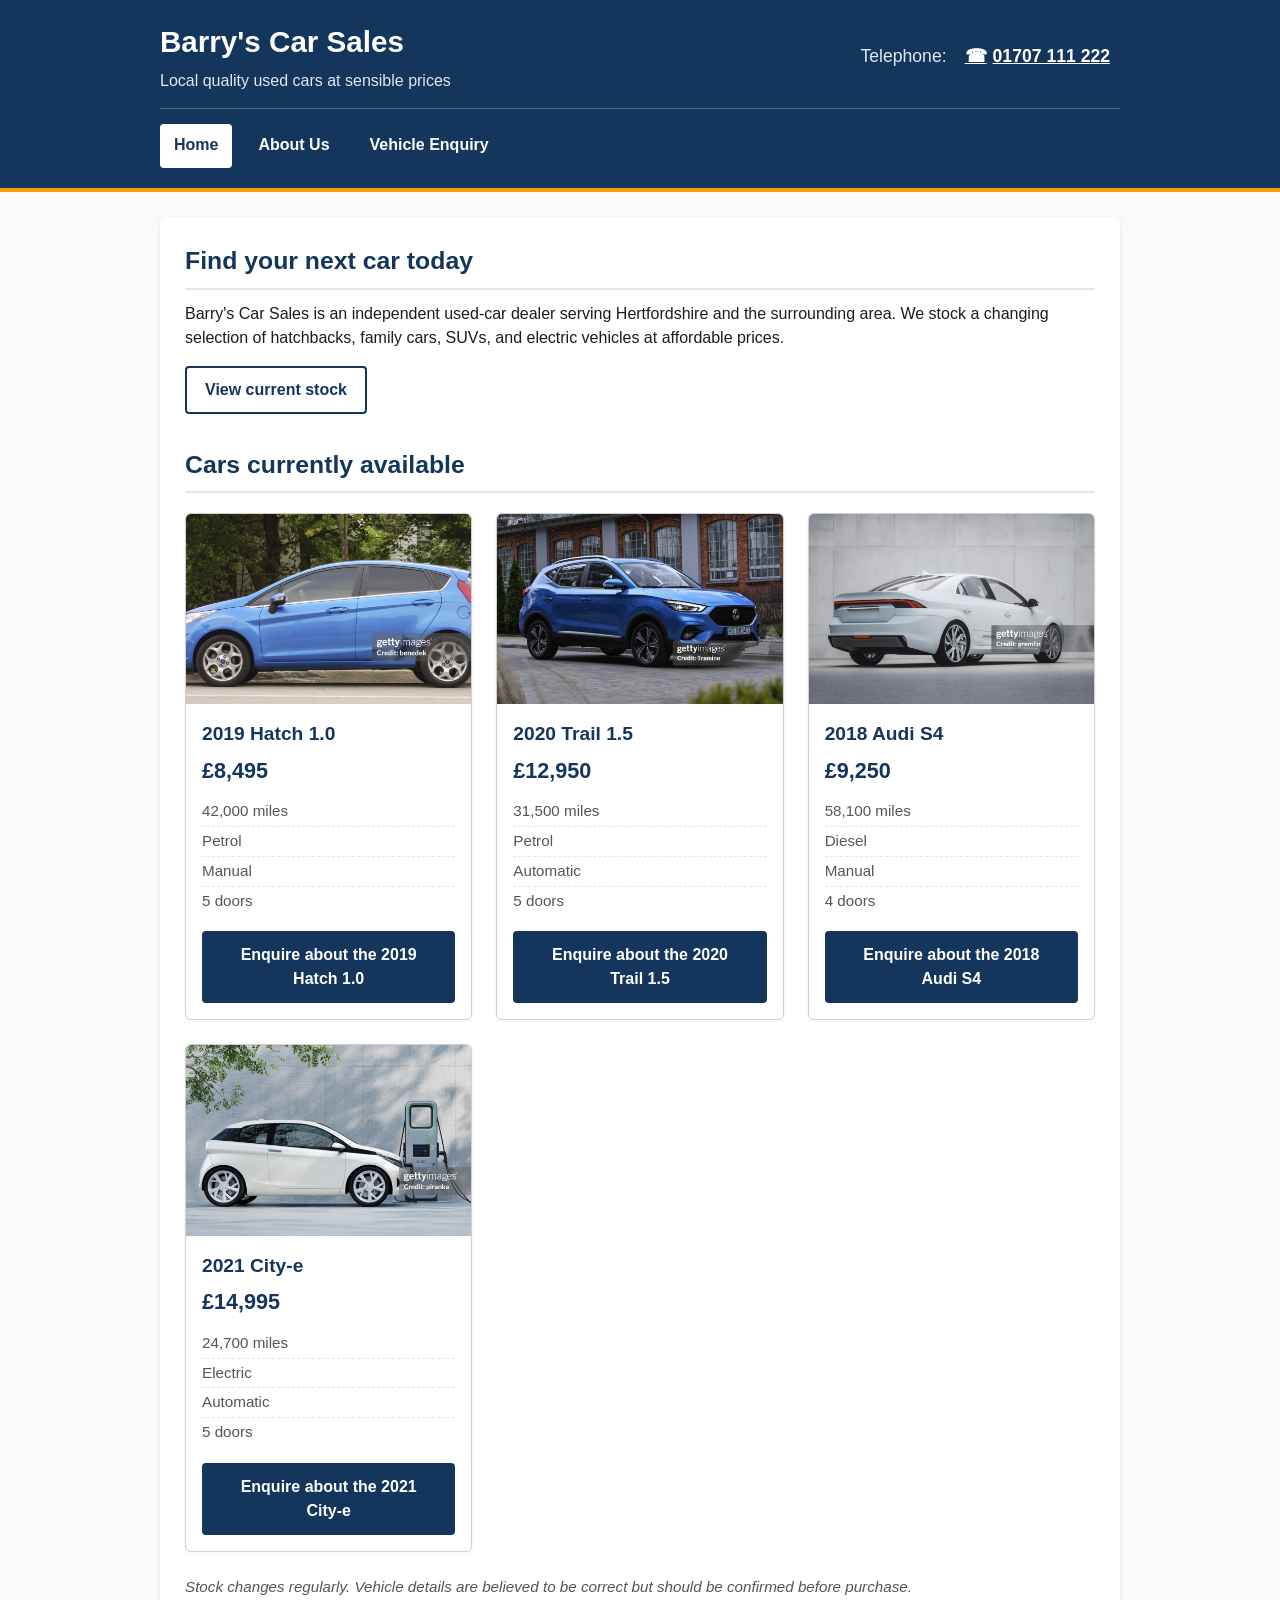
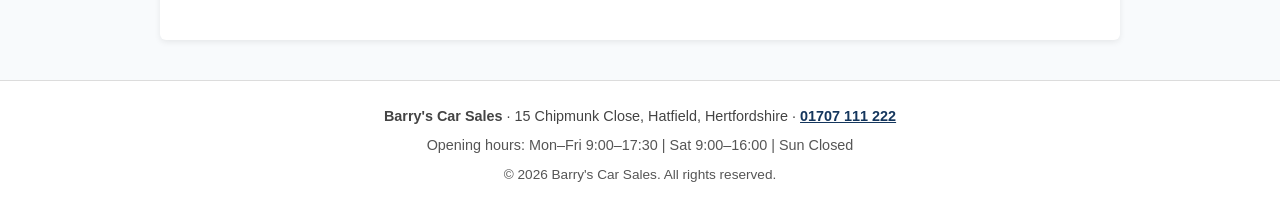
<file: index.html>
<!DOCTYPE html>
<html lang="en">
<head>
    <meta charset="utf-8">
    <meta name="viewport" content="width=device-width, initial-scale=1.0">
    <meta name="description" content="Barry's Car Sales - Used car dealer in Hatfield, Hertfordshire stocking hatchbacks, SUVs, saloons, and electric cars.">
    <title>Barry's Car Sales - Quality Used Cars in Hertfordshire</title>
    <link rel="stylesheet" href="styles.css">
    <script src="script.js" defer></script>
</head>
<body>
    <!-- Skip link -->
    <a href="#main-content" class="skip-link">Skip to main content</a>

    <header class="site-header" role="banner">
        <div class="header-container">
            <div class="brand-group">
                <h1 class="site-title">Barry's Car Sales</h1>
                <p class="site-tagline">Local quality used cars at sensible prices</p>
            </div>
            <div class="header-contact">
                <span class="contact-label">Telephone:</span>
                <a href="tel:01707111222" class="phone-link" aria-label="Call Barry's Car Sales on 01707 111 222">
                    <span aria-hidden="true">&#9742;</span> 01707 111 222
                </a>
            </div>
        </div>
        <nav class="site-nav" aria-label="Main Navigation">
            <ul class="nav-list">
                <li><a href="index.html" class="nav-link active" aria-current="page">Home</a></li>
                <li><a href="about.html" class="nav-link">About Us</a></li>
                <li><a href="enquiry.html" class="nav-link">Vehicle Enquiry</a></li>
            </ul>
        </nav>
    </header>

    <main id="main-content" class="main-content" tabindex="-1">
        <!-- Hero intro -->
        <section class="hero-section" aria-labelledby="hero-heading">
            <h2 id="hero-heading">Find your next car today</h2>
            <p>Barry's Car Sales is an independent used-car dealer serving Hertfordshire and the surrounding area. We stock a changing selection of hatchbacks, family cars, SUVs, and electric vehicles at affordable prices.</p>
            <a href="#cars-stock" class="btn btn-secondary">View current stock</a>
        </section>

        <!-- Available vehicles -->
        <section class="stock-section" aria-labelledby="cars-stock">
            <h2 id="cars-stock">Cars currently available</h2>
            
            <div class="car-grid">
                <!-- Vehicle 1: Hatchback -->
                <article class="car-card">
                    <div class="car-image-container">
                        <img src="hatchback.jpg" alt="Blue 2019 Hatch 1.0 five-door hatchback" width="300" height="200" loading="lazy">
                    </div>
                    <div class="car-details">
                        <h3>2019 Hatch 1.0</h3>
                        <p class="car-price">£8,495</p>
                        <ul class="specs-list" aria-label="Specifications for 2019 Hatch 1.0">
                            <li>42,000 miles</li>
                            <li>Petrol</li>
                            <li>Manual</li>
                            <li>5 doors</li>
                        </ul>
                        <a href="enquiry.html?car=2019+Hatch+1.0" class="btn btn-primary">Enquire about the 2019 Hatch 1.0</a>
                    </div>
                </article>

                <!-- Vehicle 2: SUV -->
                <article class="car-card">
                    <div class="car-image-container">
                        <img src="suv.jpg" alt="Blue 2020 Trail 1.5 compact SUV" width="300" height="200" loading="lazy">
                    </div>
                    <div class="car-details">
                        <h3>2020 Trail 1.5</h3>
                        <p class="car-price">£12,950</p>
                        <ul class="specs-list" aria-label="Specifications for 2020 Trail 1.5">
                            <li>31,500 miles</li>
                            <li>Petrol</li>
                            <li>Automatic</li>
                            <li>5 doors</li>
                        </ul>
                        <a href="enquiry.html?car=2020+Trail+1.5" class="btn btn-primary">Enquire about the 2020 Trail 1.5</a>
                    </div>
                </article>

                <!-- Vehicle 3: Saloon -->
                <article class="car-card">
                    <div class="car-image-container">
                        <img src="saloon.jpg" alt="Silver 2018 Audi S4 executive four-door saloon" width="300" height="200" loading="lazy">
                    </div>
                    <div class="car-details">
                        <h3>2018 Audi S4</h3>
                        <p class="car-price">£9,250</p>
                        <ul class="specs-list" aria-label="Specifications for 2018 Audi S4">
                            <li>58,100 miles</li>
                            <li>Diesel</li>
                            <li>Manual</li>
                            <li>4 doors</li>
                        </ul>
                        <a href="enquiry.html?car=2018+Audi+S4" class="btn btn-primary">Enquire about the 2018 Audi S4</a>
                    </div>
                </article>

                <!-- Vehicle 4: Electric -->
                <article class="car-card">
                    <div class="car-image-container">
                        <img src="electric.jpg" alt="White 2021 City-e zero-emission electric car charging" width="300" height="200" loading="lazy">
                    </div>
                    <div class="car-details">
                        <h3>2021 City-e</h3>
                        <p class="car-price">£14,995</p>
                        <ul class="specs-list" aria-label="Specifications for 2021 City-e">
                            <li>24,700 miles</li>
                            <li>Electric</li>
                            <li>Automatic</li>
                            <li>5 doors</li>
                        </ul>
                        <a href="enquiry.html?car=2021+City-e" class="btn btn-primary">Enquire about the 2021 City-e</a>
                    </div>
                </article>
            </div>
            
            <p class="stock-disclaimer">Stock changes regularly. Vehicle details are believed to be correct but should be confirmed before purchase.</p>
        </section>
    </main>

    <footer class="site-footer" role="contentinfo">
        <div class="footer-container">
            <p class="footer-address">
                <strong>Barry's Car Sales</strong> &middot; 15 Chipmunk Close, Hatfield, Hertfordshire &middot; 
                <a href="tel:01707111222">01707 111 222</a>
            </p>
            <p class="footer-hours">Opening hours: Mon&ndash;Fri 9:00&ndash;17:30 | Sat 9:00&ndash;16:00 | Sun Closed</p>
            <p class="footer-copy">&copy; 2026 Barry's Car Sales. All rights reserved.</p>
        </div>
    </footer>
</body>
</html>
</file>
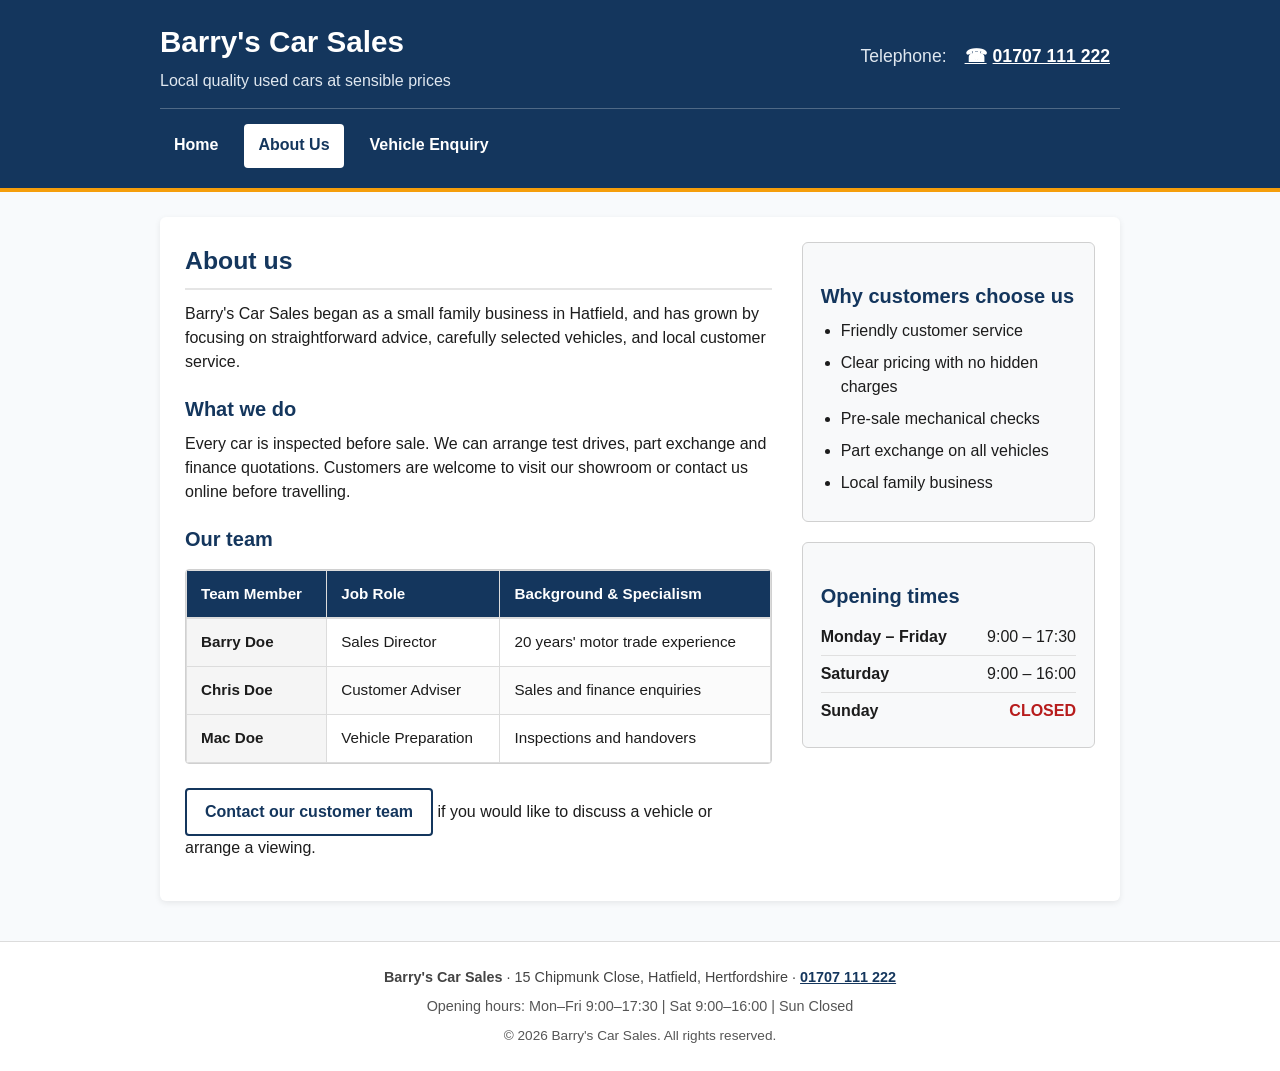
<file: about.html>
<!DOCTYPE html>
<html lang="en">
<head>
    <meta charset="utf-8">
    <meta name="viewport" content="width=device-width, initial-scale=1.0">
    <meta name="description" content="About Barry's Car Sales in Hatfield, Hertfordshire: team details, services, and showroom opening times.">
    <title>About Us - Barry's Car Sales</title>
    <link rel="stylesheet" href="styles.css">
    <script src="script.js" defer></script>
</head>
<body>
    <!-- Skip link -->
    <a href="#main-content" class="skip-link">Skip to main content</a>

    <header class="site-header" role="banner">
        <div class="header-container">
            <div class="brand-group">
                <h1 class="site-title">Barry's Car Sales</h1>
                <p class="site-tagline">Local quality used cars at sensible prices</p>
            </div>
            <div class="header-contact">
                <span class="contact-label">Telephone:</span>
                <a href="tel:01707111222" class="phone-link" aria-label="Call Barry's Car Sales on 01707 111 222">
                    <span aria-hidden="true">&#9742;</span> 01707 111 222
                </a>
            </div>
        </div>
        
        <nav class="site-nav" aria-label="Main Navigation">
            <ul class="nav-list">
                <li><a href="index.html" class="nav-link">Home</a></li>
                <li><a href="about.html" class="nav-link active" aria-current="page">About Us</a></li>
                <li><a href="enquiry.html" class="nav-link">Vehicle Enquiry</a></li>
            </ul>
        </nav>
    </header>

    <main id="main-content" class="main-content" tabindex="-1">
        <div class="content-layout">
            <div class="primary-column">
                <section aria-labelledby="about-heading">
                    <h2 id="about-heading">About us</h2>
                    <p>Barry's Car Sales began as a small family business in Hatfield, and has grown by focusing on straightforward advice, carefully selected vehicles, and local customer service.</p>

                    <h3>What we do</h3>
                    <p>Every car is inspected before sale. We can arrange test drives, part exchange and finance quotations. Customers are welcome to visit our showroom or contact us online before travelling.</p>

                    <h3 id="team-heading">Our team</h3>
                    <!-- Team table -->
                    <div class="table-responsive" tabindex="0" role="region" aria-labelledby="team-heading">
                        <table class="team-table">
                            <caption class="sr-only">Members of Barry's Car Sales team, their roles, and industry experience</caption>
                            <thead>
                                <tr>
                                    <th scope="col">Team Member</th>
                                    <th scope="col">Job Role</th>
                                    <th scope="col">Background & Specialism</th>
                                </tr>
                            </thead>
                            <tbody>
                                <tr>
                                    <th scope="row">Barry Doe</th>
                                    <td>Sales Director</td>
                                    <td>20 years' motor trade experience</td>
                                </tr>
                                <tr>
                                    <th scope="row">Chris Doe</th>
                                    <td>Customer Adviser</td>
                                    <td>Sales and finance enquiries</td>
                                </tr>
                                <tr>
                                    <th scope="row">Mac Doe</th>
                                    <td>Vehicle Preparation</td>
                                    <td>Inspections and handovers</td>
                                </tr>
                            </tbody>
                        </table>
                    </div>

                    <p class="cta-contact">
                        <a href="enquiry.html" class="btn btn-secondary">Contact our customer team</a> if you would like to discuss a vehicle or arrange a viewing.
                    </p>
                </section>
            </div>

            <div class="secondary-column">
                <!-- Customer benefits -->
                <aside class="benefits-panel" aria-labelledby="why-us-heading">
                    <h3 id="why-us-heading">Why customers choose us</h3>
                    <ul class="features-list">
                        <li>Friendly customer service</li>
                        <li>Clear pricing with no hidden charges</li>
                        <li>Pre-sale mechanical checks</li>
                        <li>Part exchange on all vehicles</li>
                        <li>Local family business</li>
                    </ul>
                </aside>

                <!-- Opening hours -->
                <section class="hours-panel" aria-labelledby="hours-heading">
                    <h3 id="hours-heading">Opening times</h3>
                    <dl class="hours-list">
                        <div class="hours-row">
                            <dt>Monday &ndash; Friday</dt>
                            <dd>9:00 &ndash; 17:30</dd>
                        </div>
                        <div class="hours-row">
                            <dt>Saturday</dt>
                            <dd>9:00 &ndash; 16:00</dd>
                        </div>
                        <div class="hours-row closed">
                            <dt>Sunday</dt>
                            <dd><strong>CLOSED</strong></dd>
                        </div>
                    </dl>
                </section>
            </div>
        </div>
    </main>

    <footer class="site-footer" role="contentinfo">
        <div class="footer-container">
            <p class="footer-address">
                <strong>Barry's Car Sales</strong> &middot; 15 Chipmunk Close, Hatfield, Hertfordshire &middot; 
                <a href="tel:01707111222">01707 111 222</a>
            </p>
            <p class="footer-hours">Opening hours: Mon&ndash;Fri 9:00&ndash;17:30 | Sat 9:00&ndash;16:00 | Sun Closed</p>
            <p class="footer-copy">&copy; 2026 Barry's Car Sales. All rights reserved.</p>
        </div>
    </footer>
</body>
</html>
</file>
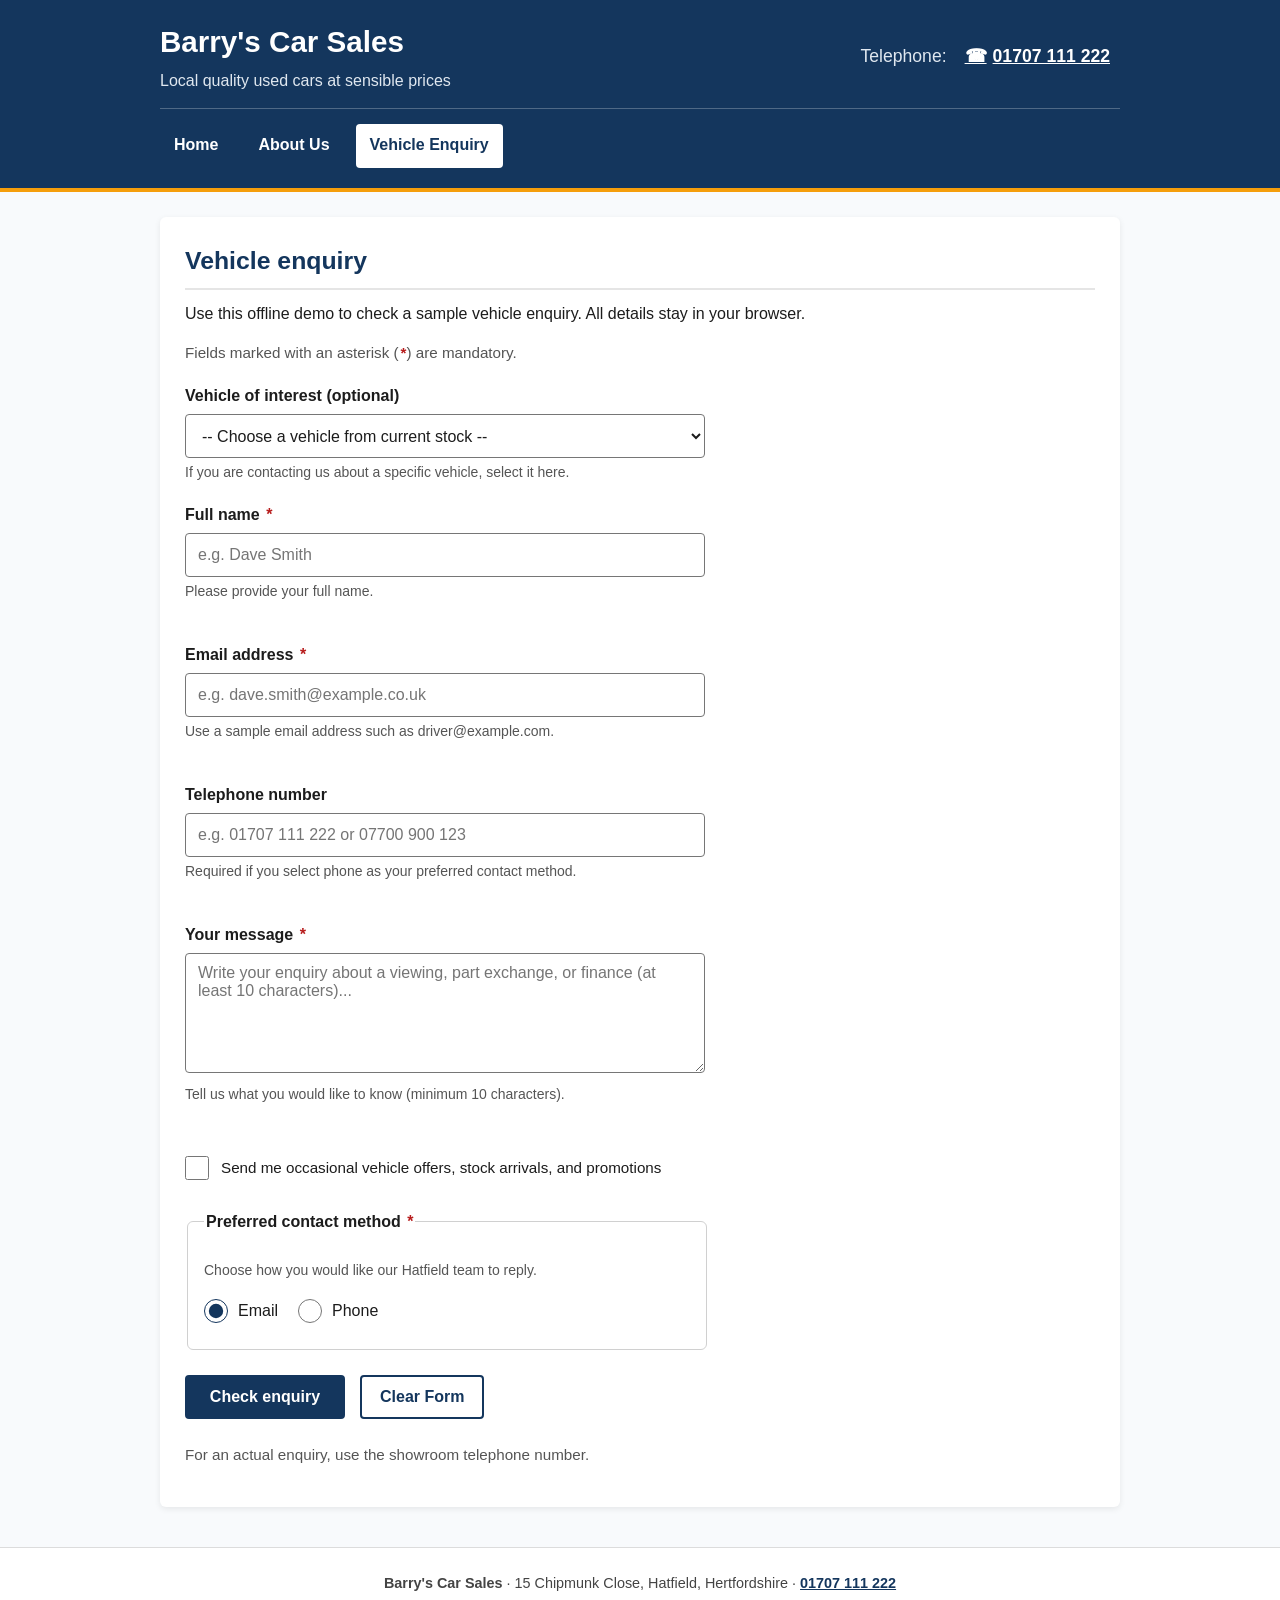
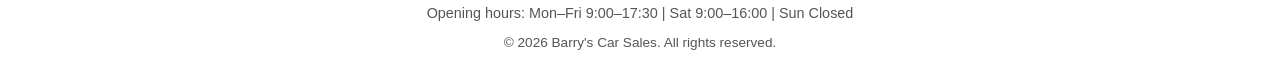
<file: enquiry.html>
<!DOCTYPE html>
<html lang="en">
<head>
    <meta charset="utf-8">
    <meta name="viewport" content="width=device-width, initial-scale=1.0">
    <meta name="description" content="Vehicle enquiry form and showroom contact number for Barry's Car Sales in Hatfield.">
    <title>Vehicle Enquiry - Barry's Car Sales</title>
    <link rel="stylesheet" href="styles.css">
    <script src="script.js" defer></script>
</head>
<body>
    <!-- Skip link -->
    <a href="#main-content" class="skip-link">Skip to main content</a>

    <header class="site-header" role="banner">
        <div class="header-container">
            <div class="brand-group">
                <h1 class="site-title">Barry's Car Sales</h1>
                <p class="site-tagline">Local quality used cars at sensible prices</p>
            </div>
            <div class="header-contact">
                <span class="contact-label">Telephone:</span>
                <a href="tel:01707111222" class="phone-link" aria-label="Call Barry's Car Sales on 01707 111 222">
                    <span aria-hidden="true">&#9742;</span> 01707 111 222
                </a>
            </div>
        </div>
        
        <nav class="site-nav" aria-label="Main Navigation">
            <ul class="nav-list">
                <li><a href="index.html" class="nav-link">Home</a></li>
                <li><a href="about.html" class="nav-link">About Us</a></li>
                <li><a href="enquiry.html" class="nav-link active" aria-current="page">Vehicle Enquiry</a></li>
            </ul>
        </nav>
    </header>

    <main id="main-content" class="main-content" tabindex="-1">
        <section class="form-section" aria-labelledby="enquiry-heading">
            <h2 id="enquiry-heading">Vehicle enquiry</h2>
            <p>Use this offline demo to check a sample vehicle enquiry. All details stay in your browser.</p>

            <p class="required-note">
                Fields marked with an asterisk (<span class="required-mark" aria-hidden="true">*</span>) are mandatory.
            </p>

            <!-- Error summary -->
            <div id="error-summary" class="error-summary" role="alert" aria-labelledby="error-summary-title" tabindex="-1" hidden>
                <h3 id="error-summary-title">Please correct the following errors before submitting:</h3>
                <ul id="error-list" class="error-list"></ul>
            </div>

            <!-- Success message -->
            <div id="submission-success" class="submission-success" role="status" aria-live="polite" tabindex="-1" hidden>
                <h3>Enquiry checked</h3>
                <p id="success-feedback-text">Your sample enquiry passed the form checks.</p>
                <button type="button" class="btn btn-secondary" id="btn-reset-form" style="margin-top: 1rem;">Send another enquiry</button>
            </div>

            <!-- No-JS fallback -->
            <noscript>
                <style>
                    #enquiry-form { display: none !important; }
                </style>
                <div class="noscript-notice" role="region" aria-label="JavaScript requirement notice">
                    <p><strong>JavaScript is off:</strong> Because this coursework demo has no backend server, the offline validation check needs JavaScript enabled in your browser.</p>
                    <p>To ask about a car, book a viewing, or discuss part exchange, call our showroom on <a href="tel:01707111222">01707 111 222</a> instead.</p>
                </div>
            </noscript>

            <form id="enquiry-form" action="#" method="post">
                <div class="form-group" id="group-car">
                    <label for="car" class="form-label">Vehicle of interest (optional)</label>
                    <select id="car" name="car" class="form-control" aria-describedby="car-help">
                        <option value="">-- Choose a vehicle from current stock --</option>
                        <option value="2019 Hatch 1.0">2019 Hatch 1.0 (&pound;8,495)</option>
                        <option value="2020 Trail 1.5">2020 Trail 1.5 (&pound;12,950)</option>
                        <option value="2018 Audi S4">2018 Audi S4 (&pound;9,250)</option>
                        <option value="2021 City-e">2021 City-e (&pound;14,995)</option>
                        <option value="general">Other / General enquiry</option>
                    </select>
                    <span id="car-help" class="field-hint">If you are contacting us about a specific vehicle, select it here.</span>
                </div>

                <div class="form-group" id="group-name">
                    <label for="full-name" class="form-label">
                        Full name <span class="required-mark" aria-hidden="true">*</span>
                        <span class="sr-only">(required)</span>
                    </label>
                    <input type="text" id="full-name" name="name" class="form-control" autocomplete="name" required aria-required="true" aria-describedby="name-hint name-error" placeholder="e.g. Dave Smith">
                    <span id="name-hint" class="field-hint">Please provide your full name.</span>
                    <span id="name-error" class="field-error"></span>
                </div>

                <div class="form-group" id="group-email">
                    <label for="email" class="form-label">
                        Email address <span class="required-mark" aria-hidden="true">*</span>
                        <span class="sr-only">(required)</span>
                    </label>
                    <input type="email" id="email" name="email" class="form-control" autocomplete="email" required aria-required="true" aria-describedby="email-hint email-error" placeholder="e.g. dave.smith@example.co.uk">
                    <span id="email-hint" class="field-hint">Use a sample email address such as driver@example.com.</span>
                    <span id="email-error" class="field-error"></span>
                </div>

                <div class="form-group" id="group-phone">
                    <label for="phone" class="form-label" id="phone-label">
                        Telephone number
                        <span id="phone-required-indicator" class="phone-required-indicator" style="display: none;">
                            <span class="required-mark" aria-hidden="true">*</span>
                            <span class="sr-only">(required)</span>
                        </span>
                    </label>
                    <input type="tel" id="phone" name="phone" class="form-control" autocomplete="tel" aria-describedby="phone-hint phone-error" placeholder="e.g. 01707 111 222 or 07700 900 123">
                    <span id="phone-hint" class="field-hint">Required if you select phone as your preferred contact method.</span>
                    <span id="phone-error" class="field-error"></span>
                </div>

                <div class="form-group" id="group-message">
                    <label for="message" class="form-label">
                        Your message <span class="required-mark" aria-hidden="true">*</span>
                        <span class="sr-only">(required)</span>
                    </label>
                    <textarea id="message" name="message" class="form-control form-textarea" rows="5" required aria-required="true" aria-describedby="message-hint message-error" placeholder="Write your enquiry about a viewing, part exchange, or finance (at least 10 characters)..."></textarea>
                    <span id="message-hint" class="field-hint">Tell us what you would like to know (minimum 10 characters).</span>
                    <span id="message-error" class="field-error"></span>
                </div>

                <div class="form-group checkbox-group">
                    <div class="checkbox-container">
                        <input type="checkbox" id="updates" name="updates" value="yes" class="form-checkbox">
                        <label for="updates" class="checkbox-label">Send me occasional vehicle offers, stock arrivals, and promotions</label>
                    </div>
                </div>

                <fieldset class="form-group fieldset-contact" id="group-contact" aria-describedby="contact-method-hint">
                    <legend class="form-label legend-label">
                        Preferred contact method <span class="required-mark" aria-hidden="true">*</span>
                        <span class="sr-only">(required)</span>
                    </legend>
                    <span id="contact-method-hint" class="field-hint">Choose how you would like our Hatfield team to reply.</span>
                    <div class="radio-group">
                        <div class="radio-option">
                            <input type="radio" id="contact-email" name="contact" value="email" class="form-radio" checked>
                            <label for="contact-email" class="radio-label">Email</label>
                        </div>
                        <div class="radio-option">
                            <input type="radio" id="contact-phone" name="contact" value="phone" class="form-radio">
                            <label for="contact-phone" class="radio-label">Phone</label>
                        </div>
                    </div>
                </fieldset>

                <div class="form-actions">
                    <button type="submit" class="btn btn-primary btn-submit">Check enquiry</button>
                    <button type="reset" class="btn btn-secondary btn-reset">Clear Form</button>
                </div>
            </form>

            <p class="response-note">For an actual enquiry, use the showroom telephone number.</p>
        </section>
    </main>

    <footer class="site-footer" role="contentinfo">
        <div class="footer-container">
            <p class="footer-address">
                <strong>Barry's Car Sales</strong> &middot; 15 Chipmunk Close, Hatfield, Hertfordshire &middot; 
                <a href="tel:01707111222">01707 111 222</a>
            </p>
            <p class="footer-hours">Opening hours: Mon&ndash;Fri 9:00&ndash;17:30 | Sat 9:00&ndash;16:00 | Sun Closed</p>
            <p class="footer-copy">&copy; 2026 Barry's Car Sales. All rights reserved.</p>
        </div>
    </footer>
</body>
</html>
</file>
<file: styles.css>
/* colour variables and base reset */
:root {
    --primary-color: #14365d;
    --primary-hover: #0c233d;
    --primary-focus: #14365d;
    --accent-color: #f59e0b;
    --text-color: #1c1c1c;
    --text-muted: #555555;
    --bg-page: #f8fafc;
    --bg-surface: #ffffff;
    --border-color: #767676;
    --border-subtle: #d0d0d0;
    --error-color: #b71c1c;
    --error-bg: #ffebee;
    --success-color: #1b5e20;
    --success-bg: #e8f5e9;
    --font-stack: Arial, "Helvetica Neue", Helvetica, sans-serif;
    --touch-target: 44px;
}

*, *::before, *::after {
    box-sizing: border-box;
}

html {
    font-size: 100%; /* keep browser zoom scaling */
    scroll-behavior: smooth;
}

body {
    font-family: var(--font-stack);
    font-size: 1rem;
    line-height: 1.5;
    color: var(--text-color);
    background-color: var(--bg-page);
    margin: 0;
    padding: 0;
}

/* skip link */
.skip-link {
    position: absolute;
    top: -999px;
    left: 20px;
    background: #000000;
    color: #ffffff;
    padding: 12px 18px;
    font-size: 1rem;
    font-weight: bold;
    text-decoration: underline;
    z-index: 10000;
    border: 3px solid #ffffff;
    outline: 3px solid var(--primary-color);
    border-radius: 4px;
}

.skip-link:focus {
    top: 15px;
}

/* sr-only helper */
.sr-only {
    position: absolute !important;
    width: 1px !important;
    height: 1px !important;
    padding: 0 !important;
    margin: -1px !important;
    overflow: hidden !important;
    clip: rect(0, 0, 0, 0) !important;
    white-space: nowrap !important;
    border: 0 !important;
}

/* keyboard focus ring */
:focus-visible {
    outline: 3px solid #172e47 !important;
    box-shadow: 0 0 0 3px #fff !important;
    outline-offset: 3px !important;
}

/* header layout */
.site-header {
    background: var(--primary-color);
    color: #ffffff;
    padding: 20px;
    border-bottom: 4px solid var(--accent-color);
}

.header-container {
    max-width: 960px;
    margin: 0 auto;
    display: flex;
    flex-wrap: wrap;
    justify-content: space-between;
    align-items: center;
    gap: 15px;
}

.brand-group {
    flex: 1 1 300px;
}

.site-title {
    margin: 0;
    font-size: 1.85rem;
    font-weight: bold;
    color: #ffffff;
}

.site-tagline {
    margin: 5px 0 0 0;
    font-size: 1rem;
    color: #e0e8f0;
}

.header-contact {
    display: flex;
    align-items: center;
    gap: 8px;
    font-size: 1.1rem;
}

.contact-label {
    color: #e0e8f0;
}

.phone-link {
    color: #ffffff;
    font-weight: bold;
    text-decoration: underline;
    padding: 6px 10px;
    border-radius: 4px;
    display: inline-flex;
    align-items: center;
    gap: 6px;
    min-height: var(--touch-target);
}

.phone-link:hover, .phone-link:focus {
    background: rgba(255, 255, 255, 0.15);
    text-decoration: none;
}

/* nav links */
.site-nav {
    max-width: 960px;
    margin: 15px auto 0 auto;
    border-top: 1px solid rgba(255, 255, 255, 0.25);
    padding-top: 15px;
}

.nav-list {
    list-style: none;
    margin: 0;
    padding: 0;
    display: flex;
    flex-wrap: wrap;
    gap: 12px;
}

.nav-link {
    color: #ffffff;
    text-decoration: none;
    font-weight: 600;
    padding: 8px 14px;
    border-radius: 4px;
    display: inline-block;
    min-height: var(--touch-target);
    line-height: 1.6;
}

.nav-link:hover {
    background: rgba(255, 255, 255, 0.2);
    text-decoration: underline;
}

/* active nav tab */
.nav-link.active {
    background: #ffffff;
    color: var(--primary-color);
    text-decoration: none;
}

/* page container */
.main-content {
    max-width: 960px;
    width: calc(100% - 30px);
    margin: 25px auto;
    padding: 25px;
    background: var(--bg-surface);
    border-radius: 6px;
    box-shadow: 0 2px 6px rgba(0, 0, 0, 0.08);
}

.main-content:focus {
    outline: 3px solid var(--primary-color);
    outline-offset: -3px;
}

.main-content:focus:not(:focus-visible) {
    outline: none;
}

h2 {
    color: var(--primary-color);
    font-size: 1.55rem;
    margin-top: 0;
    margin-bottom: 0.75rem;
    border-bottom: 2px solid #e5e5e5;
    padding-bottom: 8px;
}

h3 {
    color: var(--primary-color);
    font-size: 1.25rem;
    margin-top: 1.25rem;
    margin-bottom: 0.5rem;
}

p {
    margin-top: 0;
    margin-bottom: 1rem;
}

/* buttons */
.btn {
    display: inline-block;
    padding: 10px 18px;
    font-family: inherit;
    font-size: 1rem;
    font-weight: 600;
    text-align: center;
    text-decoration: none;
    border-radius: 4px;
    cursor: pointer;
    border: 2px solid transparent;
    min-height: var(--touch-target);
    min-width: var(--touch-target);
    transition: background-color 0.15s ease-in-out, border-color 0.15s ease-in-out;
}

.btn-primary {
    background-color: var(--primary-color);
    color: #ffffff;
    border-color: var(--primary-color);
}

.btn-primary:hover {
    background-color: var(--primary-hover);
    border-color: var(--primary-hover);
}

.btn-secondary {
    background-color: #ffffff;
    color: var(--primary-color);
    border-color: var(--primary-color);
}

.btn-secondary:hover {
    background-color: #f0f4f9;
}

/* car cards grid */
.stock-section {
    margin-top: 2rem;
}

.car-grid {
    display: grid;
    grid-template-columns: repeat(auto-fill, minmax(260px, 1fr));
    gap: 24px;
    margin-top: 1.25rem;
    margin-bottom: 1.5rem;
}

.car-card {
    background: #ffffff;
    border: 1px solid var(--border-subtle);
    border-radius: 6px;
    overflow: hidden;
    display: flex;
    flex-direction: column;
    box-shadow: 0 1px 4px rgba(0, 0, 0, 0.05);
    transition: transform 0.15s ease, box-shadow 0.15s ease;
}

.car-card:hover {
    box-shadow: 0 4px 12px rgba(0, 0, 0, 0.12);
}

.car-image-container {
    width: 100%;
    background-color: #f8f8f8;
    aspect-ratio: 3 / 2;
    overflow: hidden;
}

.car-card img {
    width: 100%;
    height: 100%;
    object-fit: cover;
    display: block;
}

.car-details {
    padding: 16px;
    display: flex;
    flex-direction: column;
    flex-grow: 1;
}

.car-details h3 {
    margin: 0 0 6px 0;
    font-size: 1.2rem;
}

.car-price {
    font-size: 1.35rem;
    font-weight: bold;
    color: var(--primary-color);
    margin: 0 0 10px 0;
}

.specs-list {
    list-style: none;
    margin: 0 0 16px 0;
    padding: 0;
    color: var(--text-muted);
    font-size: 0.95rem;
    flex-grow: 1;
}

.specs-list li {
    padding: 3px 0;
    border-bottom: 1px dashed #e5e5e5;
}

.specs-list li:last-child {
    border-bottom: none;
}

.car-details .btn {
    width: 100%;
    margin-top: auto;
}

.stock-disclaimer {
    font-style: italic;
    color: var(--text-muted);
    font-size: 0.95rem;
    margin-top: 1rem;
}

/* about columns */
.content-layout {
    display: grid;
    grid-template-columns: 2fr 1fr;
    gap: 30px;
}

@media (max-width: 768px) {
    .content-layout {
        grid-template-columns: minmax(0, 1fr);
    }
}

.benefits-panel, .hours-panel {
    background: #f8f9fa;
    border: 1px solid var(--border-subtle);
    border-radius: 6px;
    padding: 18px;
    margin-bottom: 20px;
}

.features-list {
    margin: 0;
    padding-left: 20px;
}

.features-list li {
    margin-bottom: 8px;
}

.hours-list {
    margin: 0;
}

.hours-row {
    display: flex;
    justify-content: space-between;
    padding: 6px 0;
    border-bottom: 1px solid #e0e0e0;
}

.hours-row:last-child {
    border-bottom: none;
}

.hours-row dt {
    font-weight: 600;
}

.hours-row dd {
    margin: 0;
}

.hours-row.closed dd {
    color: var(--error-color);
}

/* team table */
.table-responsive {
    overflow-x: auto;
    margin: 15px 0 20px 0;
    border: 1px solid var(--border-subtle);
    border-radius: 4px;
}

.table-responsive:focus-visible {
    outline: 3px solid var(--primary-color) !important;
    box-shadow: 0 0 0 3px #ffffff !important;
    outline-offset: 2px !important;
}

.team-table {
    width: 100%;
    border-collapse: collapse;
    font-size: 0.95rem;
    text-align: left;
}

.team-table th, .team-table td {
    padding: 12px 14px;
    border: 1px solid #dcdcdc;
}

.team-table thead th {
    background-color: var(--primary-color);
    color: #ffffff;
    font-weight: 600;
}

.team-table tbody tr:nth-child(even) {
    background-color: #fbfbfb;
}

.team-table tbody th {
    background-color: #f5f5f5;
    font-weight: 600;
}

.cta-contact {
    margin-top: 1.5rem;
}

/* enquiry form */
.required-note {
    font-size: 0.95rem;
    color: var(--text-muted);
    margin-bottom: 1.25rem;
}

.required-mark {
    color: var(--error-color);
    font-weight: bold;
    margin-left: 2px;
}

/* no-js notice */
.noscript-notice {
    background-color: #fff8e1;
    border: 2px solid #b58105;
    border-radius: 6px;
    padding: 18px;
    margin-bottom: 24px;
    color: var(--text-color);
}

.noscript-notice p {
    margin: 0 0 10px 0;
    line-height: 1.5;
}

.noscript-notice p:last-child {
    margin-bottom: 0;
}

.noscript-notice a {
    color: var(--primary-color);
    font-weight: bold;
    text-decoration: underline;
}

/* error and confirmation alerts */
.error-summary {
    background-color: var(--error-bg);
    border: 3px solid var(--error-color);
    border-radius: 6px;
    padding: 18px;
    margin-bottom: 24px;
}

.error-summary h3 {
    color: var(--error-color);
    margin: 0 0 10px 0;
    font-size: 1.15rem;
}

.error-list {
    margin: 0;
    padding-left: 24px;
    color: var(--error-color);
}

.error-list li {
    margin-bottom: 6px;
}

.error-list a {
    color: var(--error-color);
    font-weight: 600;
    text-decoration: underline;
}

.error-list a:hover {
    text-decoration: none;
}

.submission-success {
    background-color: var(--success-bg);
    border: 3px solid var(--success-color);
    border-radius: 6px;
    padding: 18px;
    margin-bottom: 24px;
}

.submission-success h3 {
    color: var(--success-color);
    margin: 0 0 10px 0;
    font-size: 1.2rem;
}

/* form inputs */
.form-group {
    margin-bottom: 20px;
}

.form-label, .legend-label {
    display: block;
    font-weight: bold;
    margin-bottom: 6px;
    color: var(--text-color);
    font-size: 1rem;
}

.field-hint {
    display: block;
    font-size: 0.875rem;
    color: var(--text-muted);
    margin-top: 4px;
}

.field-error {
    display: block;
    color: var(--error-color);
    font-weight: bold;
    font-size: 0.875rem;
    margin-top: 4px;
    min-height: 1.2em;
}

.form-control {
    width: 100%;
    max-width: 520px;
    padding: 10px 12px;
    font-family: inherit;
    font-size: 1rem;
    color: var(--text-color);
    background-color: #ffffff;
    border: 1px solid var(--border-color);
    border-radius: 4px;
    min-height: var(--touch-target);
}

.form-control:focus {
    border-color: var(--primary-color);
}

.form-control.input-error {
    border: 2px solid var(--error-color) !important;
    background-color: #fff9f9;
}

.form-textarea {
    min-height: 120px;
    resize: vertical;
}

/* checkboxes and radios */
.checkbox-group {
    margin-top: 15px;
    margin-bottom: 20px;
}

.checkbox-container {
    display: flex;
    align-items: center;
    gap: 12px;
    min-height: var(--touch-target);
    cursor: pointer;
}

.form-checkbox {
    width: 24px;
    height: 24px;
    margin: 0;
    cursor: pointer;
    flex-shrink: 0;
    accent-color: var(--primary-color);
}

.checkbox-label {
    cursor: pointer;
    font-size: 0.95rem;
    line-height: 1.4;
}

.fieldset-contact {
    border: 1px solid var(--border-subtle);
    border-radius: 6px;
    padding: 16px;
    max-width: 520px;
}

.radio-group {
    display: flex;
    flex-wrap: wrap;
    gap: 20px;
    margin-top: 8px;
}

.radio-option {
    display: flex;
    align-items: center;
    gap: 10px;
    min-height: var(--touch-target);
    min-width: 44px;
    cursor: pointer;
}

.form-radio {
    width: 24px;
    height: 24px;
    margin: 0;
    cursor: pointer;
    flex-shrink: 0;
    accent-color: var(--primary-color);
}

.radio-label {
    cursor: pointer;
    font-size: 1rem;
}

.phone-required-indicator {
    display: inline;
}

.phone-required-indicator .required-mark {
    color: var(--error-color);
    font-weight: bold;
    margin-left: 3px;
}

.form-actions {
    display: flex;
    flex-wrap: wrap;
    gap: 15px;
    margin-top: 25px;
}

.btn-submit {
    min-width: 160px;
}

.response-note {
    margin-top: 25px;
    font-size: 0.95rem;
    color: var(--text-muted);
}

/* footer */
.site-footer {
    background-color: #ffffff;
    border-top: 1px solid #dcdcdc;
    margin-top: 40px;
    padding: 25px 20px;
    color: #444444;
    font-size: 0.9rem;
    text-align: center;
}

.footer-container {
    max-width: 960px;
    margin: 0 auto;
}

.footer-address {
    margin-bottom: 8px;
}

.footer-address a {
    color: var(--primary-color);
    font-weight: bold;
}

.footer-hours {
    margin-bottom: 8px;
    color: var(--text-muted);
}

.footer-copy {
    margin: 0;
    color: var(--text-muted);
    font-size: 0.85rem;
}

/* mobile styles */
@media (max-width: 600px) {
    .site-header {
        padding: 15px;
    }
    
    .main-content {
        width: calc(100% - 20px);
        padding: 16px;
        margin: 15px auto;
    }
    
    .header-container {
        flex-direction: column;
        align-items: flex-start;
    }

    .brand-group {
        flex: none;
        width: 100%;
    }
    
    .nav-list {
        flex-direction: column;
        width: 100%;
        gap: 6px;
    }
    
    .nav-link {
        width: 100%;
    }
    
    .car-grid {
        grid-template-columns: minmax(0, 1fr);
    }
    
    .form-actions {
        flex-direction: column;
    }
    
    .form-actions .btn {
        width: 100%;
    }
}

/* reduced motion */
@media (prefers-reduced-motion: reduce) {
    *, *::before, *::after {
        animation-duration: 0.01ms !important;
        animation-iteration-count: 1 !important;
        transition-duration: 0.01ms !important;
        scroll-behavior: auto !important;
    }
}
</file>
